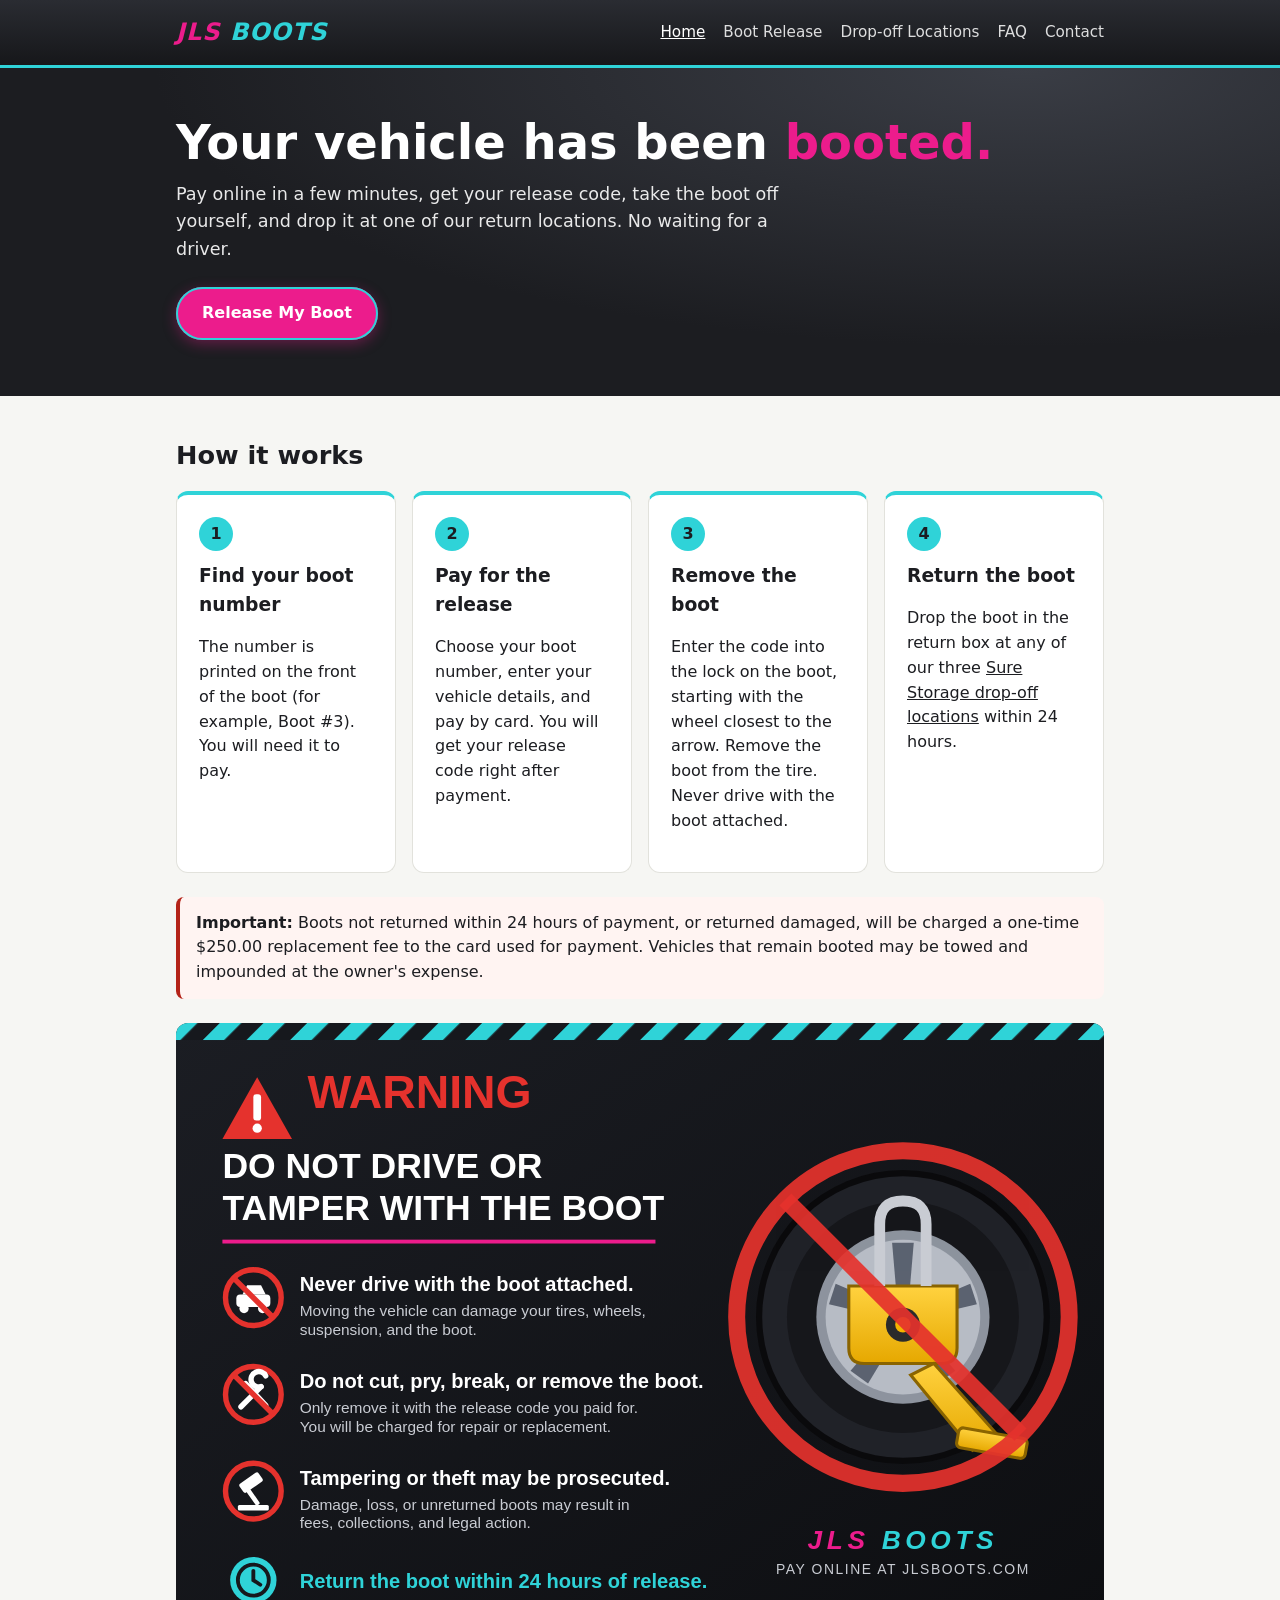
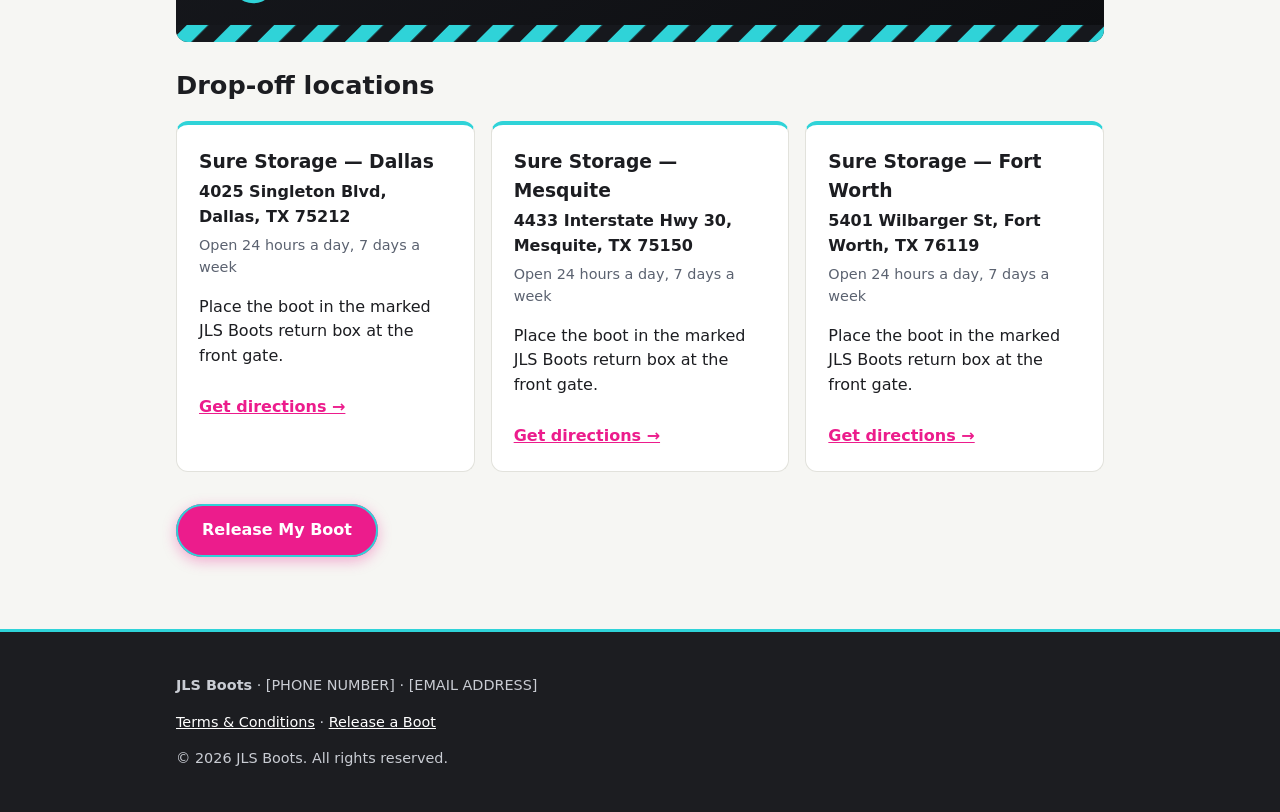
<file: index.html>
<!doctype html>
<html lang="en">
<head>
<meta charset="utf-8">
<meta name="viewport" content="width=device-width, initial-scale=1">
<title>JLS Boots | Boot Release</title>
<meta name="description" content="Pay for your vehicle boot release online, get your release code, and return the boot to a drop-off location in Dallas, Mesquite, or Fort Worth.">
<link rel="stylesheet" href="styles.css">
<script src="config.js"></script>
</head>
<body data-page="home">
<header id="site-header"></header>

<section class="hero">
  <div class="wrap">
    <h1>Your vehicle has been <span>booted.</span></h1>
    <p>Pay online in a few minutes, get your release code, take the boot off yourself, and drop it at one of our return locations. No waiting for a driver.</p>
    <a class="btn" href="release.html">Release My Boot</a>
  </div>
</section>

<main>
  <div class="wrap">
    <h2>How it works</h2>
    <div class="grid">
      <div class="card">
        <div class="step-num">1</div>
        <h3>Find your boot number</h3>
        <p>The number is printed on the front of the boot (for example, Boot #3). You will need it to pay.</p>
      </div>
      <div class="card">
        <div class="step-num">2</div>
        <h3>Pay for the release</h3>
        <p>Choose your boot number, enter your vehicle details, and pay by card. You will get your release code right after payment.</p>
      </div>
      <div class="card">
        <div class="step-num">3</div>
        <h3>Remove the boot</h3>
        <p>Enter the code into the lock on the boot, starting with the wheel closest to the arrow. Remove the boot from the tire. Never drive with the boot attached.</p>
      </div>
      <div class="card">
        <div class="step-num">4</div>
        <h3>Return the boot</h3>
        <p>Drop the boot in the return box at any of our three <a href="locations.html">Sure Storage drop-off locations</a> within <span data-fill="returnWindowHours"></span> hours.</p>
      </div>
    </div>

    <div class="notice">
      <strong>Important:</strong> Boots not returned within <span data-fill="returnWindowHours"></span> hours of payment, or returned damaged, will be charged a one-time <span data-fill="lateFee"></span> replacement fee to the card used for payment. Vehicles that remain booted may be towed and impounded at the owner's expense.
    </div>

    <img src="images/boot-warning.svg" alt="Warning: never drive with the boot attached; do not cut, pry, break or remove the boot; tampering or theft may be prosecuted; return the boot within 24 hours of release." style="width:100%;height:auto;border-radius:12px;margin:8px 0 24px;display:block">

    <h2>Drop-off locations</h2>
    <div class="grid" id="locations"></div>

    <p style="margin-top:32px"><a class="btn" href="release.html">Release My Boot</a></p>
  </div>
</main>

<footer id="site-footer"></footer>
<script src="app.js"></script>
<script>renderLocations(document.getElementById("locations"));</script>
</body>
</html>
</file>
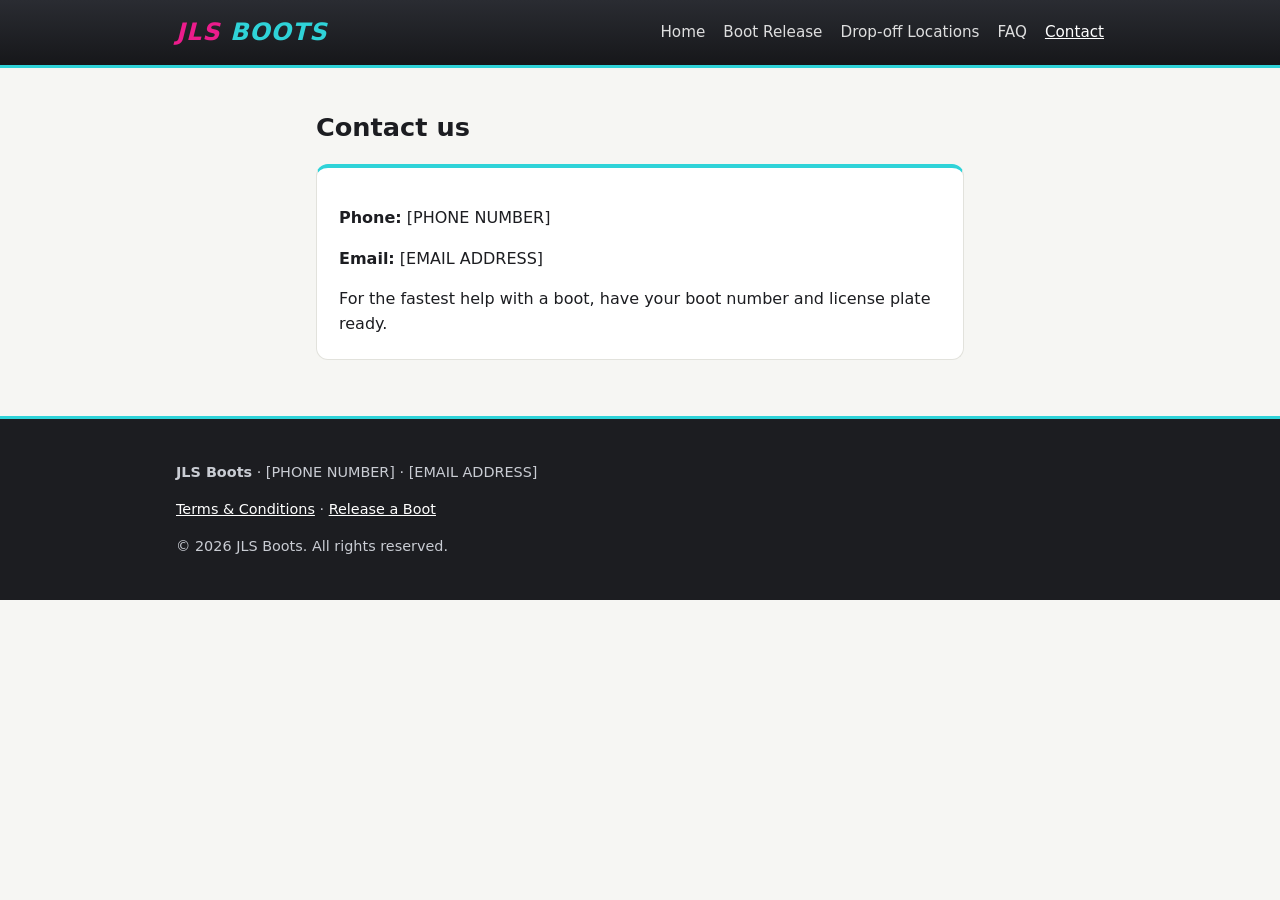
<file: contact.html>
<!doctype html>
<html lang="en">
<head>
<meta charset="utf-8">
<meta name="viewport" content="width=device-width, initial-scale=1">
<title>Contact | JLS Boots</title>
<link rel="stylesheet" href="styles.css">
<script src="config.js"></script>
</head>
<body data-page="contact">
<header id="site-header"></header>

<main>
  <div class="wrap" style="max-width:680px">
    <h2>Contact us</h2>
    <div class="card">
      <p><strong>Phone:</strong> <span data-fill="phone"></span></p>
      <p><strong>Email:</strong> <span data-fill="email"></span></p>
      <p style="margin-bottom:0">For the fastest help with a boot, have your boot number and license plate ready.</p>
    </div>
  </div>
</main>

<footer id="site-footer"></footer>
<script src="app.js"></script>
</body>
</html>
</file>
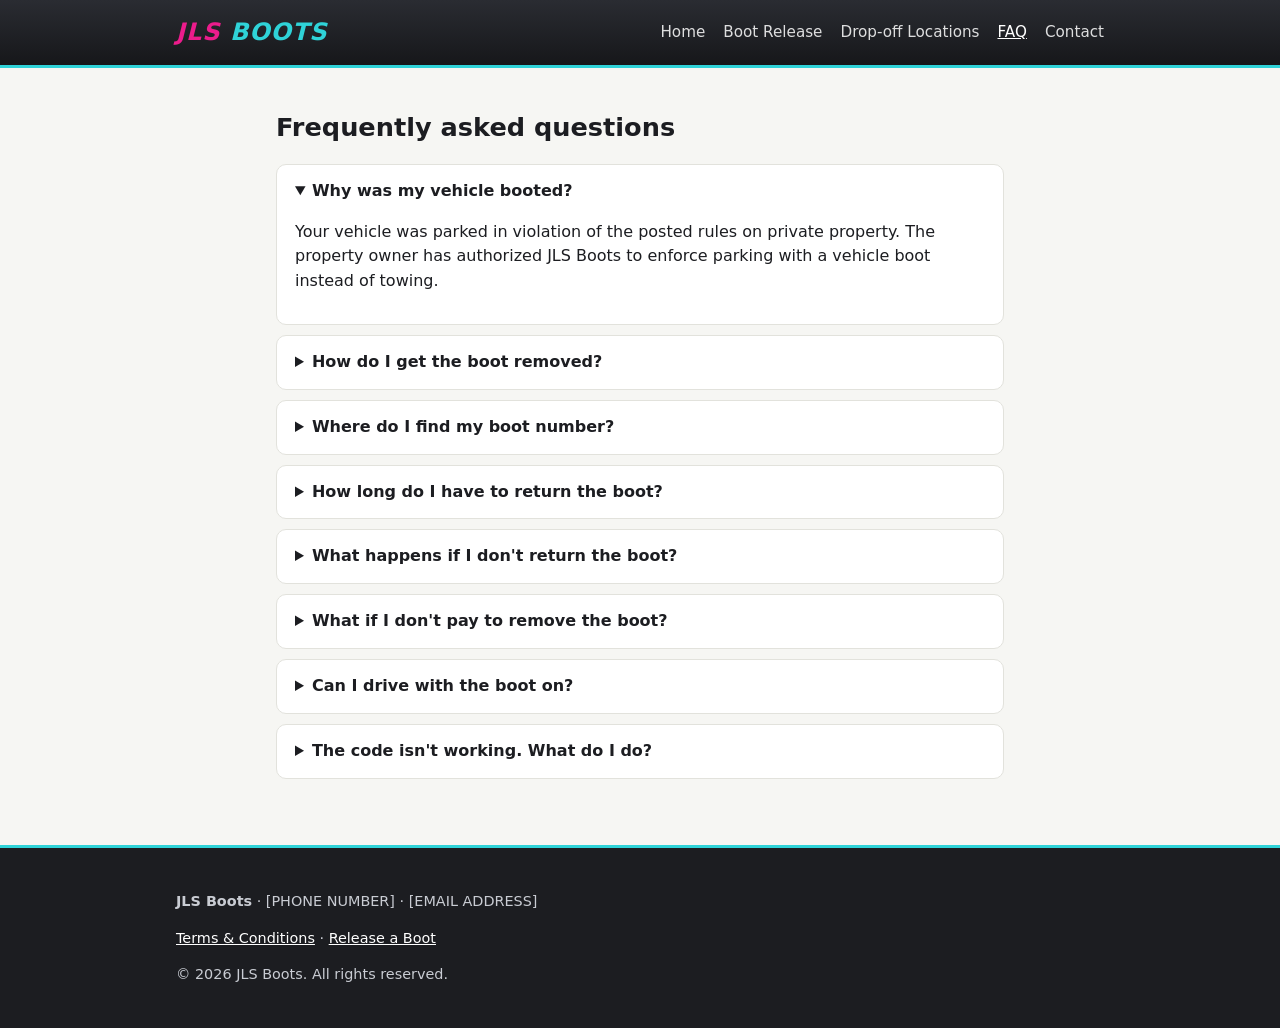
<file: faq.html>
<!doctype html>
<html lang="en">
<head>
<meta charset="utf-8">
<meta name="viewport" content="width=device-width, initial-scale=1">
<title>FAQ | JLS Boots</title>
<link rel="stylesheet" href="styles.css">
<script src="config.js"></script>
</head>
<body data-page="faq">
<header id="site-header"></header>

<main>
  <div class="wrap faq" style="max-width:760px">
    <h2>Frequently asked questions</h2>

    <details open>
      <summary>Why was my vehicle booted?</summary>
      <p>Your vehicle was parked in violation of the posted rules on private property. The property owner has authorized JLS Boots to enforce parking with a vehicle boot instead of towing.</p>
    </details>

    <details>
      <summary>How do I get the boot removed?</summary>
      <p>Go to <a href="release.html">Boot Release</a>, pick the number printed on your boot, and pay by card. Your release code appears right after payment. Enter the code into the lock and remove the boot yourself.</p>
    </details>

    <details>
      <summary>Where do I find my boot number?</summary>
      <p>It is printed on the front of the boot and on the notice left on your windshield.</p>
    </details>

    <details>
      <summary>How long do I have to return the boot?</summary>
      <p><span data-fill="returnWindowHours"></span> hours from the time you pay. Drop it at any of our <a href="locations.html">drop-off locations</a>.</p>
    </details>

    <details>
      <summary>What happens if I don't return the boot?</summary>
      <p>A one-time <span data-fill="lateFee"></span> replacement fee is charged to the card you paid with. Unpaid balances may be sent to collections.</p>
    </details>

    <details>
      <summary>What if I don't pay to remove the boot?</summary>
      <p>Vehicles left booted may be towed and impounded at the owner's expense, which costs more than a boot release.</p>
    </details>

    <details>
      <summary>Can I drive with the boot on?</summary>
      <p>No. Driving with the boot attached will damage your vehicle and the boot, and you may be responsible for the damage.</p>
    </details>

    <details>
      <summary>The code isn't working. What do I do?</summary>
      <p>Make sure you paid for the same boot number that is on your vehicle, and start with the wheel closest to the arrow. If it still won't open, call <span data-fill="phone"></span>.</p>
    </details>
  </div>
</main>

<footer id="site-footer"></footer>
<script src="app.js"></script>
</body>
</html>
</file>
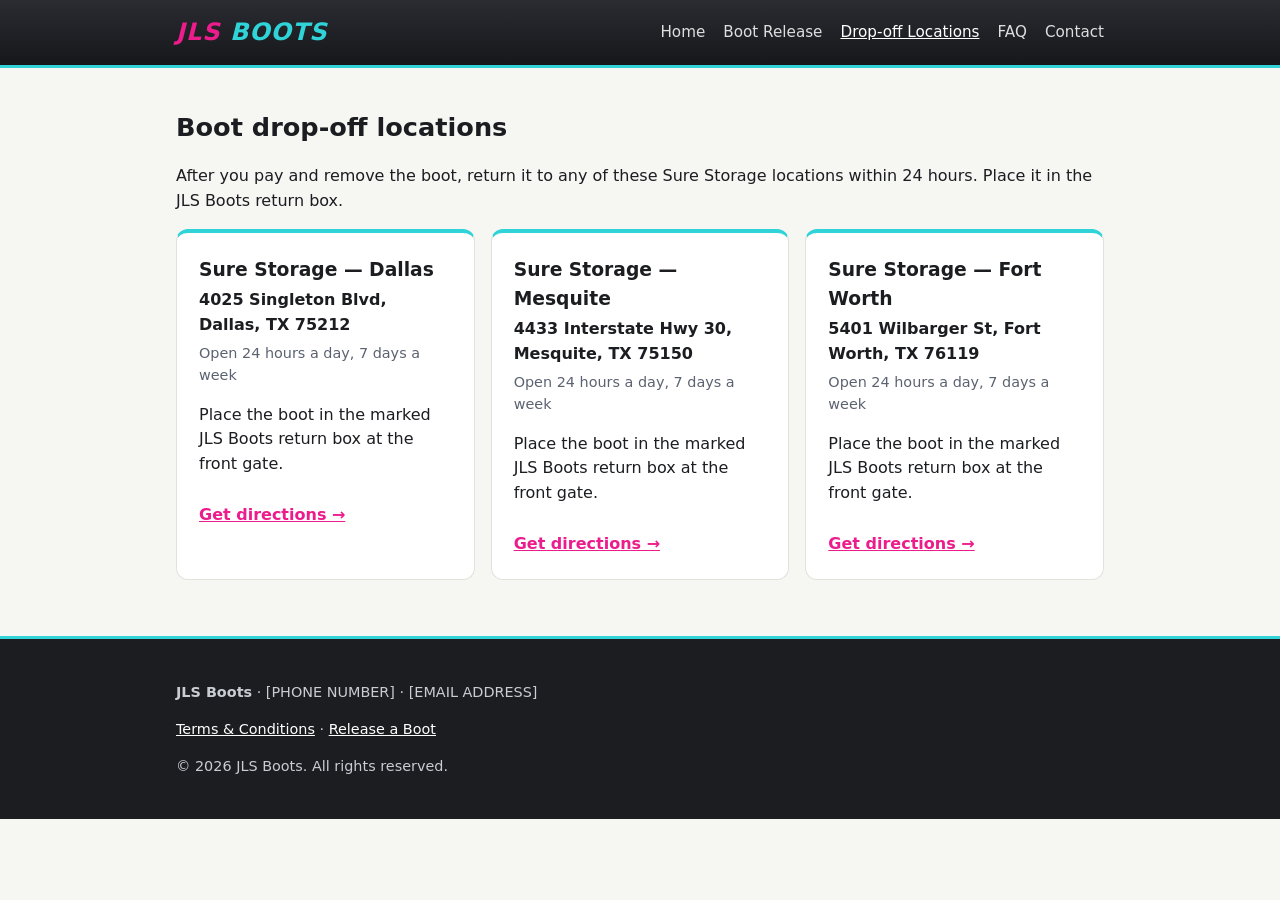
<file: locations.html>
<!doctype html>
<html lang="en">
<head>
<meta charset="utf-8">
<meta name="viewport" content="width=device-width, initial-scale=1">
<title>Boot Drop-off Locations | JLS Boots</title>
<link rel="stylesheet" href="styles.css">
<script src="config.js"></script>
</head>
<body data-page="locations">
<header id="site-header"></header>

<main>
  <div class="wrap">
    <h2>Boot drop-off locations</h2>
    <p>After you pay and remove the boot, return it to any of these Sure Storage locations within <span data-fill="returnWindowHours"></span> hours. Place it in the JLS Boots return box.</p>
    <div class="grid" id="locations"></div>
  </div>
</main>

<footer id="site-footer"></footer>
<script src="app.js"></script>
<script>renderLocations(document.getElementById("locations"));</script>
</body>
</html>
</file>
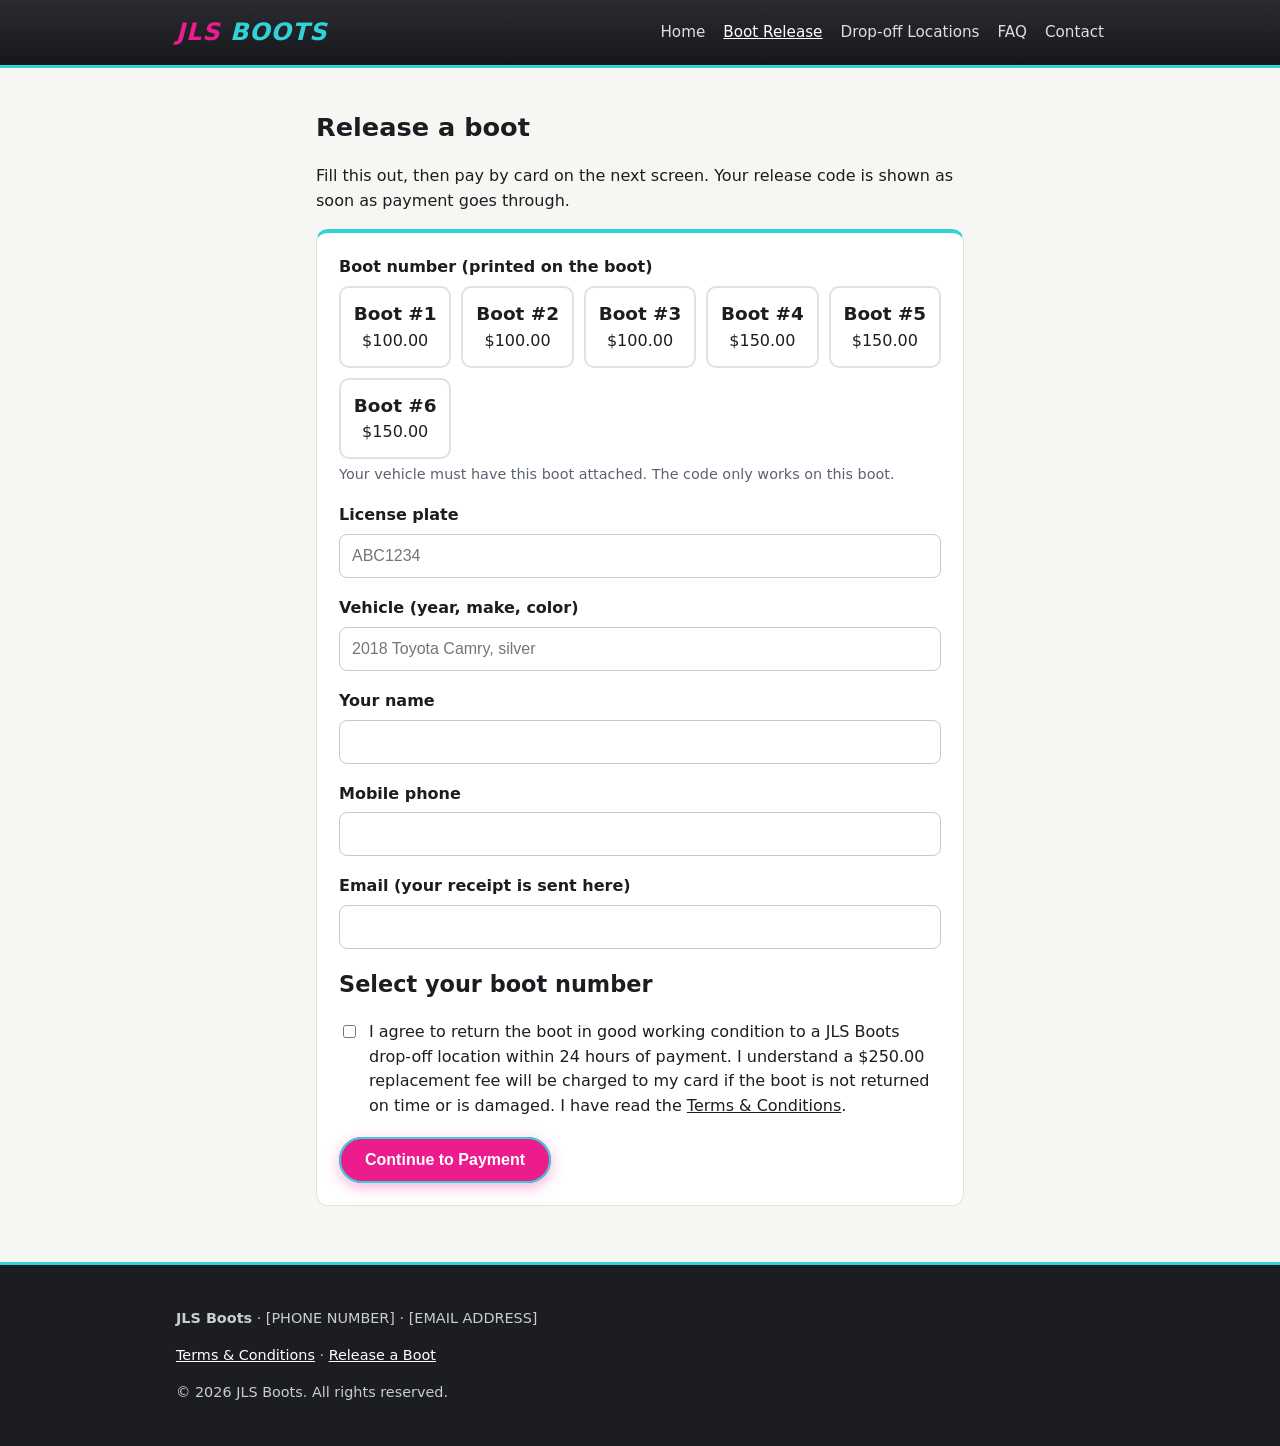
<file: release.html>
<!doctype html>
<html lang="en">
<head>
<meta charset="utf-8">
<meta name="viewport" content="width=device-width, initial-scale=1">
<title>Release a Boot | JLS Boots</title>
<link rel="stylesheet" href="styles.css">
<script src="config.js"></script>
</head>
<body data-page="release">
<header id="site-header"></header>

<main>
  <div class="wrap" style="max-width:680px">
    <h2>Release a boot</h2>
    <p>Fill this out, then pay by card on the next screen. Your release code is shown as soon as payment goes through.</p>

    <form id="release-form" class="card" novalidate>
      <div class="field">
        <label>Boot number (printed on the boot)</label>
        <div class="boot-picker" id="boot-picker"></div>
        <div class="hint">Your vehicle must have this boot attached. The code only works on this boot.</div>
      </div>

      <div class="field">
        <label for="plate">License plate</label>
        <input type="text" id="plate" required autocomplete="off" placeholder="ABC1234" style="text-transform:uppercase">
      </div>

      <div class="field">
        <label for="vehicle">Vehicle (year, make, color)</label>
        <input type="text" id="vehicle" placeholder="2018 Toyota Camry, silver">
      </div>

      <div class="field">
        <label for="name">Your name</label>
        <input type="text" id="name" required autocomplete="name">
      </div>

      <div class="field">
        <label for="phone">Mobile phone</label>
        <input type="tel" id="phone" required autocomplete="tel">
      </div>

      <div class="field">
        <label for="email">Email (your receipt is sent here)</label>
        <input type="email" id="email" required autocomplete="email">
      </div>

      <div class="price-box" id="price-box">Select your boot number</div>

      <div class="field">
        <label class="check"><input type="checkbox" id="agree" required>
          <span>I agree to return the boot in good working condition to a JLS Boots drop-off location within <span data-fill="returnWindowHours"></span> hours of payment. I understand a <span data-fill="lateFee"></span> replacement fee will be charged to my card if the boot is not returned on time or is damaged. I have read the <a href="terms.html" target="_blank">Terms &amp; Conditions</a>.</span>
        </label>
      </div>

      <p id="form-error" class="notice" hidden></p>
      <button class="btn" type="submit" id="pay-btn">Continue to Payment</button>
    </form>

    <div id="not-live" class="notice info" hidden>
      <strong>Online payment is not turned on yet.</strong> Please call <span data-fill="phone"></span> to pay for your release.
      <p style="margin-bottom:0"><a href="#" id="preview-link">Preview the after-payment page &rarr;</a></p>
    </div>
  </div>
</main>

<footer id="site-footer"></footer>
<script src="app.js"></script>
<script>
(function () {
  const C = window.JLS;
  const picker = document.getElementById("boot-picker");
  const priceBox = document.getElementById("price-box");
  const form = document.getElementById("release-form");
  const err = document.getElementById("form-error");

  picker.innerHTML = C.boots.map((b) => `
    <label><input type="radio" name="boot" value="${b.number}">
      <span class="tile"><b>Boot #${b.number}</b>${JLSUtil.money(b.price)}</span></label>`).join("");

  // Pre-select a boot from the link, e.g. release.html?boot=3
  const pre = new URLSearchParams(location.search).get("boot");
  if (pre) { const r = picker.querySelector(`input[value="${pre}"]`); if (r) r.checked = true; }

  function selected() {
    const r = picker.querySelector("input:checked");
    return r ? C.boots.find((b) => String(b.number) === r.value) : null;
  }
  function updatePrice() {
    const b = selected();
    priceBox.textContent = b ? `Boot #${b.number} release: ${JLSUtil.money(b.price)}` : "Select your boot number";
  }
  picker.addEventListener("change", updatePrice);
  updatePrice();

  form.addEventListener("submit", function (e) {
    e.preventDefault();
    const b = selected();
    const val = (id) => document.getElementById(id).value.trim();
    const problems = [];
    if (!b) problems.push("choose your boot number");
    if (!val("plate")) problems.push("enter your license plate");
    if (!val("name")) problems.push("enter your name");
    if (!val("phone")) problems.push("enter your phone number");
    if (!/^\S+@\S+\.\S+$/.test(val("email"))) problems.push("enter a valid email");
    if (!document.getElementById("agree").checked) problems.push("agree to the return terms");
    if (problems.length) {
      err.textContent = "Please " + problems.join(", ") + ".";
      err.hidden = false;
      return;
    }
    err.hidden = true;

    const plate = val("plate").toUpperCase().replace(/[^A-Z0-9]/g, "");
    try {
      localStorage.setItem("jls-release", JSON.stringify({
        boot: b.number, plate, vehicle: val("vehicle"), name: val("name"),
        phone: val("phone"), email: val("email"), started: Date.now(),
      }));
    } catch (_) {}

    if (!b.paymentLink) {
      form.hidden = true;
      document.getElementById("not-live").hidden = false;
      document.getElementById("preview-link").href = "success.html?boot=" + b.number;
      return;
    }
    // Stripe Payment Link: pass the plate and email so they show on the payment record.
    const url = new URL(b.paymentLink);
    url.searchParams.set("client_reference_id", `boot${b.number}-${plate}`.slice(0, 200));
    url.searchParams.set("prefilled_email", val("email"));
    location.href = url.toString();
  });
})();
</script>
</body>
</html>
</file>
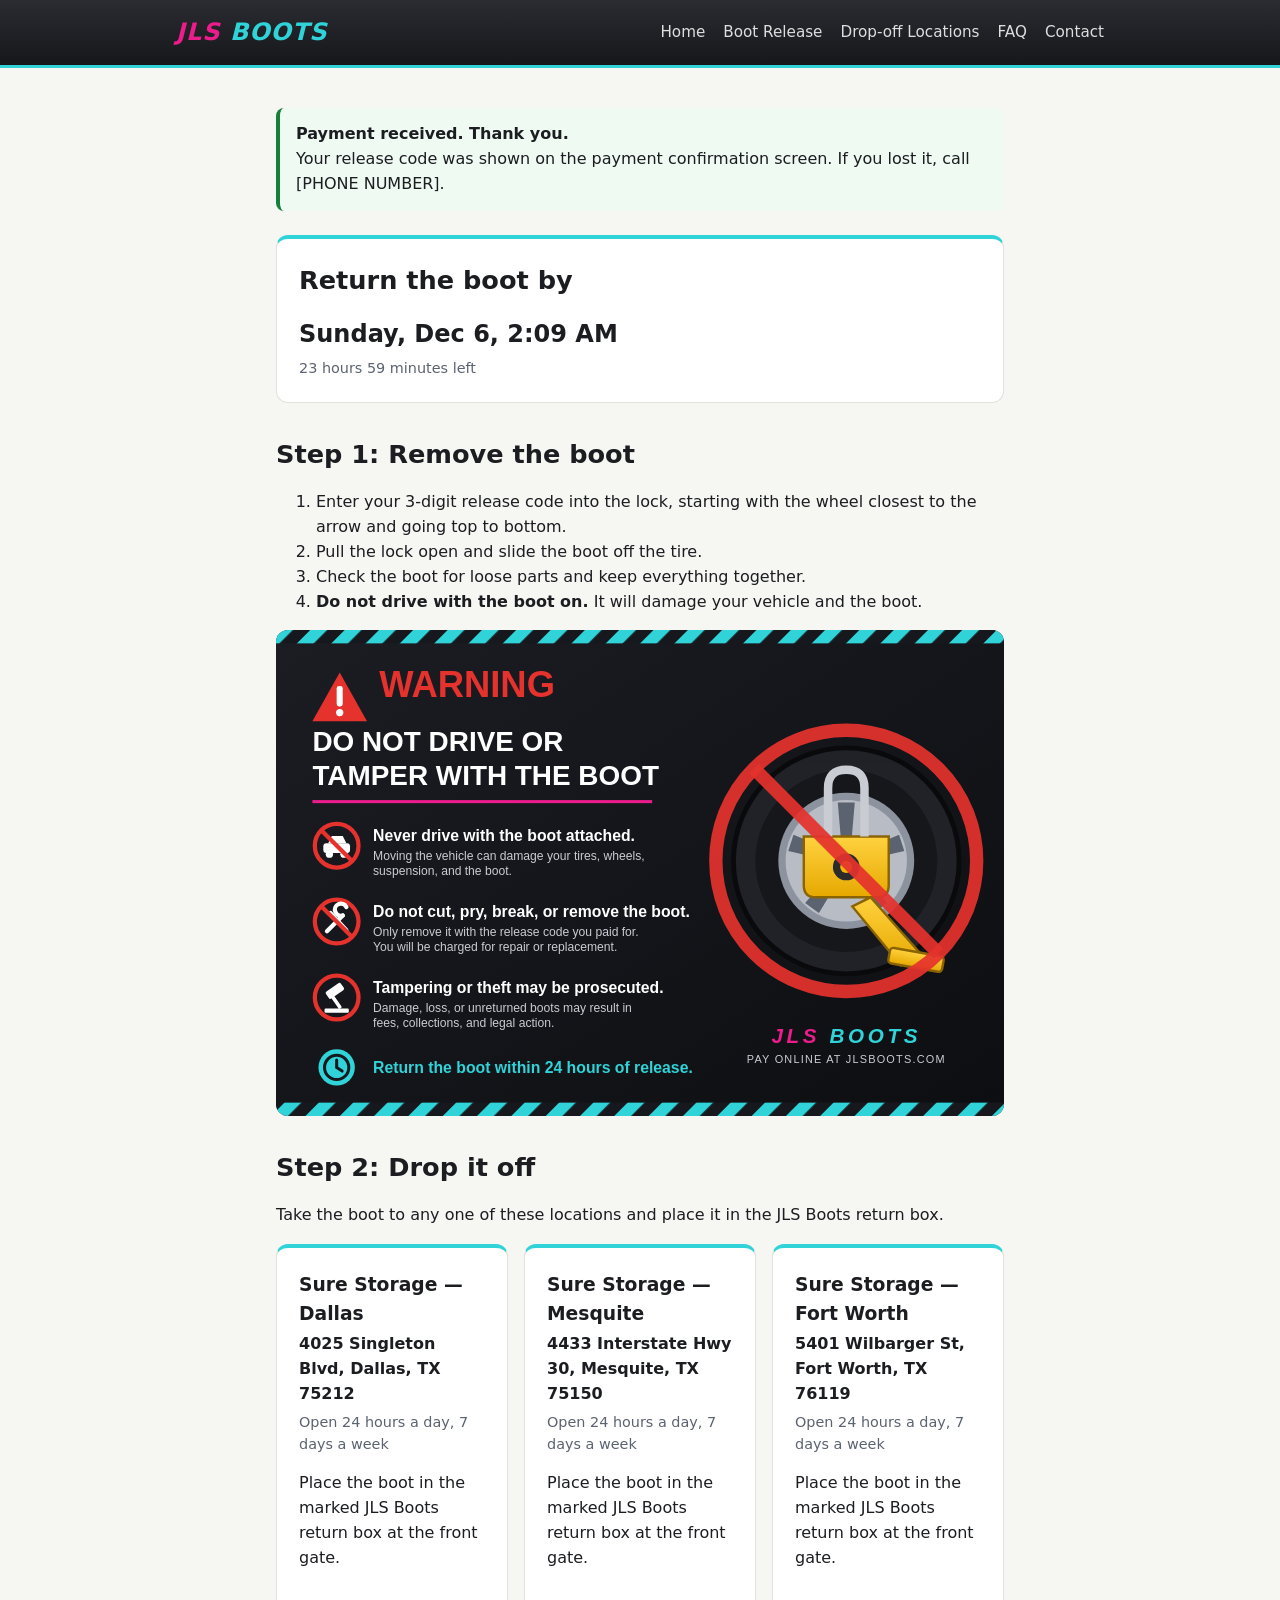
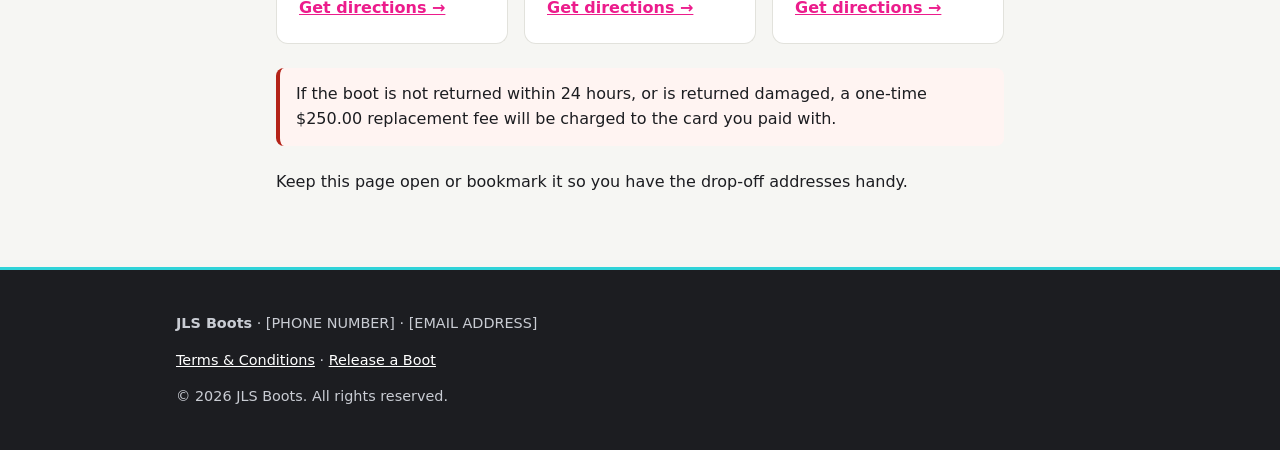
<file: success.html>
<!doctype html>
<html lang="en">
<head>
<meta charset="utf-8">
<meta name="viewport" content="width=device-width, initial-scale=1">
<meta name="robots" content="noindex">
<title>Return Your Boot | JLS Boots</title>
<link rel="stylesheet" href="styles.css">
<script src="config.js"></script>
</head>
<body data-page="success">
<header id="site-header"></header>

<main>
  <div class="wrap" style="max-width:760px">
    <div class="notice ok" style="margin-top:0">
      <strong>Payment received<span id="boot-label"></span>. Thank you.</strong><br>
      Your release code was shown on the payment confirmation screen. If you lost it, call <span data-fill="phone"></span>.
    </div>

    <div class="card">
      <h2>Return the boot by</h2>
      <div class="countdown" id="deadline"></div>
      <div class="hint" id="remaining"></div>
    </div>

    <h2 style="margin-top:32px">Step 1: Remove the boot</h2>
    <ol>
      <li>Enter your 3-digit release code into the lock, starting with the wheel closest to the arrow and going top to bottom.</li>
      <li>Pull the lock open and slide the boot off the tire.</li>
      <li>Check the boot for loose parts and keep everything together.</li>
      <li><strong>Do not drive with the boot on.</strong> It will damage your vehicle and the boot.</li>
    </ol>

    <img src="images/boot-warning.svg" alt="Warning: never drive with the boot attached; do not cut, pry, break or remove the boot; tampering or theft may be prosecuted; return the boot within 24 hours of release." style="width:100%;height:auto;border-radius:12px;margin:8px 0 24px;display:block">

    <h2 style="margin-top:32px">Step 2: Drop it off</h2>
    <p>Take the boot to any one of these locations and place it in the JLS Boots return box.</p>
    <div class="grid" id="locations"></div>

    <div class="notice">
      If the boot is not returned within <span data-fill="returnWindowHours"></span> hours, or is returned damaged, a one-time <span data-fill="lateFee"></span> replacement fee will be charged to the card you paid with.
    </div>

    <p>Keep this page open or bookmark it so you have the drop-off addresses handy.</p>
  </div>
</main>

<footer id="site-footer"></footer>
<script src="app.js"></script>
<script>
(function () {
  const C = window.JLS;
  renderLocations(document.getElementById("locations"));

  const boot = new URLSearchParams(location.search).get("boot");
  if (boot) document.getElementById("boot-label").textContent = " for Boot #" + boot;

  // The deadline starts the first time this page is opened after paying.
  let paidAt = Date.now();
  try {
    const key = "jls-paid-" + (boot || "x");
    const saved = Number(localStorage.getItem(key));
    if (saved && Date.now() - saved < C.returnWindowHours * 3600e3 * 2) paidAt = saved;
    else localStorage.setItem(key, String(paidAt));
  } catch (_) {}
  const due = new Date(paidAt + C.returnWindowHours * 3600e3);

  document.getElementById("deadline").textContent = due.toLocaleString([], {
    weekday: "long", month: "short", day: "numeric", hour: "numeric", minute: "2-digit",
  });
  function tick() {
    const ms = due - Date.now();
    const el = document.getElementById("remaining");
    if (ms <= 0) { el.textContent = "The return window has passed. Please return the boot now and call us."; return; }
    const h = Math.floor(ms / 3600e3), m = Math.floor((ms % 3600e3) / 60e3);
    el.textContent = `${h} hours ${m} minutes left`;
  }
  tick();
  setInterval(tick, 30e3);
})();
</script>
</body>
</html>
</file>
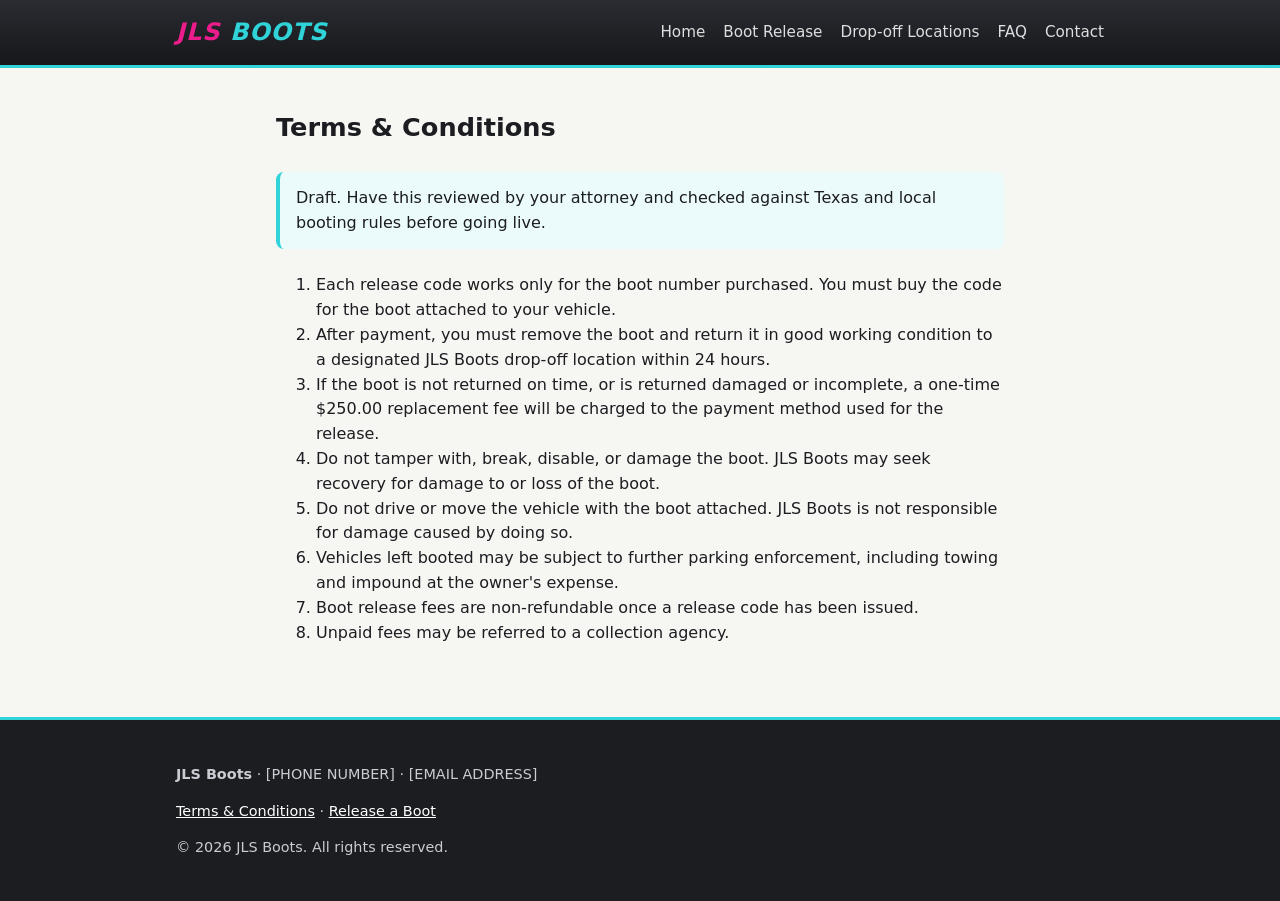
<file: terms.html>
<!doctype html>
<html lang="en">
<head>
<meta charset="utf-8">
<meta name="viewport" content="width=device-width, initial-scale=1">
<title>Terms &amp; Conditions | JLS Boots</title>
<link rel="stylesheet" href="styles.css">
<script src="config.js"></script>
</head>
<body data-page="terms">
<header id="site-header"></header>

<main>
  <div class="wrap" style="max-width:760px">
    <h2>Terms &amp; Conditions</h2>
    <p class="notice info">Draft. Have this reviewed by your attorney and checked against Texas and local booting rules before going live.</p>
    <ol>
      <li>Each release code works only for the boot number purchased. You must buy the code for the boot attached to your vehicle.</li>
      <li>After payment, you must remove the boot and return it in good working condition to a designated JLS Boots drop-off location within <span data-fill="returnWindowHours"></span> hours.</li>
      <li>If the boot is not returned on time, or is returned damaged or incomplete, a one-time <span data-fill="lateFee"></span> replacement fee will be charged to the payment method used for the release.</li>
      <li>Do not tamper with, break, disable, or damage the boot. JLS Boots may seek recovery for damage to or loss of the boot.</li>
      <li>Do not drive or move the vehicle with the boot attached. JLS Boots is not responsible for damage caused by doing so.</li>
      <li>Vehicles left booted may be subject to further parking enforcement, including towing and impound at the owner's expense.</li>
      <li>Boot release fees are non-refundable once a release code has been issued.</li>
      <li>Unpaid fees may be referred to a collection agency.</li>
    </ol>
  </div>
</main>

<footer id="site-footer"></footer>
<script src="app.js"></script>
</body>
</html>
</file>
<file: styles.css>
:root {
  --ink: #1c1d21;
  --muted: #5b6270;
  --bg: #f6f6f3;
  --card: #ffffff;
  --line: #e2e2dc;
  --brand: #ec1c8c;
  --teal: #2fd3d8;
  --brand-ink: #ffffff;
  --danger: #b42318;
  --ok: #157f3b;
  --radius: 12px;
}

* { box-sizing: border-box; }

body {
  margin: 0;
  font-family: system-ui, -apple-system, "Segoe UI", Roboto, Arial, sans-serif;
  color: var(--ink);
  background: var(--bg);
  line-height: 1.55;
}

a { color: inherit; }

.wrap { max-width: 960px; margin: 0 auto; padding: 0 16px; }

/* Header */
.site-header { background: linear-gradient(180deg, #2a2c32, #16171a); color: #fff; border-bottom: 3px solid var(--teal); }
.site-header .wrap { display: flex; align-items: center; justify-content: space-between; gap: 16px; padding-top: 14px; padding-bottom: 14px; flex-wrap: wrap; }
.logo { font-weight: 900; font-style: italic; font-size: 1.5rem; letter-spacing: 1px; text-decoration: none; color: var(--brand); }
.logo span { color: var(--teal); }
.nav { display: flex; gap: 18px; flex-wrap: wrap; }
.nav a { text-decoration: none; opacity: .85; font-size: .95rem; }
.nav a:hover, .nav a.active { opacity: 1; text-decoration: underline; }

/* Hero */
.hero { background: radial-gradient(ellipse at 80% 0%, #3a3d45 0%, var(--ink) 60%); color: #fff; padding: 48px 0 56px; }
.hero h1 span { color: var(--brand); }
.hero h1 { font-size: clamp(2rem, 5vw, 3rem); margin: 0 0 12px; line-height: 1.1; }
.hero p { font-size: 1.1rem; max-width: 620px; opacity: .9; margin: 0 0 24px; }

.btn { display: inline-block; background: var(--brand); color: var(--brand-ink); font-weight: 700; padding: 14px 26px; border-radius: 999px; text-decoration: none; border: 0; font-size: 1rem; cursor: pointer; }
.btn:hover { filter: brightness(1.1); }
.btn { box-shadow: 0 0 0 2px var(--teal) inset, 0 4px 14px rgba(236,28,140,.35); }
.btn:disabled { opacity: .5; cursor: not-allowed; }
.btn.secondary { background: transparent; color: inherit; border: 2px solid currentColor; }

main { padding: 40px 0 56px; }
h2 { font-size: 1.6rem; margin: 0 0 16px; }
h3 { margin: 0 0 6px; }

.card { background: var(--card); border: 1px solid var(--line); border-radius: var(--radius); padding: 22px; }
.grid { display: grid; gap: 16px; grid-template-columns: repeat(auto-fit, minmax(220px, 1fr)); }

.step-num { display: inline-grid; place-items: center; width: 34px; height: 34px; border-radius: 50%; background: var(--teal); color: var(--ink); font-weight: 800; margin-bottom: 10px; }

.notice { border-left: 4px solid var(--danger); background: #fff4f2; padding: 14px 16px; border-radius: 8px; margin: 24px 0; }
.notice.ok { border-color: var(--ok); background: #effaf3; }
.notice.info { border-color: var(--teal); background: #ebfbfc; }

/* Form */
form .field { margin-bottom: 18px; }
label { display: block; font-weight: 600; margin-bottom: 6px; }
input[type=text], input[type=email], input[type=tel], select {
  width: 100%; padding: 12px; border: 1px solid #c9c9c2; border-radius: 8px; font-size: 1rem; background: #fff;
}
.check { display: flex; gap: 10px; align-items: flex-start; font-weight: 400; }
.check input { margin-top: 5px; }
.hint { color: var(--muted); font-size: .9rem; margin-top: 4px; }
.price-box { font-size: 1.4rem; font-weight: 800; margin: 8px 0 18px; }

.boot-picker { display: grid; grid-template-columns: repeat(auto-fill, minmax(110px, 1fr)); gap: 10px; }
.boot-picker label { margin: 0; }
.boot-picker input { position: absolute; opacity: 0; }
.boot-picker .tile { display: block; text-align: center; border: 2px solid var(--line); border-radius: 10px; padding: 12px 6px; background: #fff; cursor: pointer; font-weight: 400; }
.boot-picker .tile b { display: block; font-size: 1.15rem; }
.boot-picker input:checked + .tile { border-color: var(--brand); background: #fff0f7; }
.boot-picker input:focus-visible + .tile { outline: 3px solid var(--teal); }

.loc h3 { margin-bottom: 4px; }
.loc .addr { font-weight: 600; }
.loc a.map { display: inline-block; margin-top: 10px; font-weight: 600; color: var(--brand); }
.card { border-top: 4px solid var(--teal); }

.faq details { background: var(--card); border: 1px solid var(--line); border-radius: 10px; padding: 14px 18px; margin-bottom: 10px; }
.faq summary { font-weight: 700; cursor: pointer; }

.countdown { font-size: 1.5rem; font-weight: 800; }

/* Footer */
.site-footer { background: var(--ink); color: #c9ccd3; padding: 28px 0; font-size: .9rem; border-top: 3px solid var(--teal); }
.site-footer a { color: #fff; }
</file>
